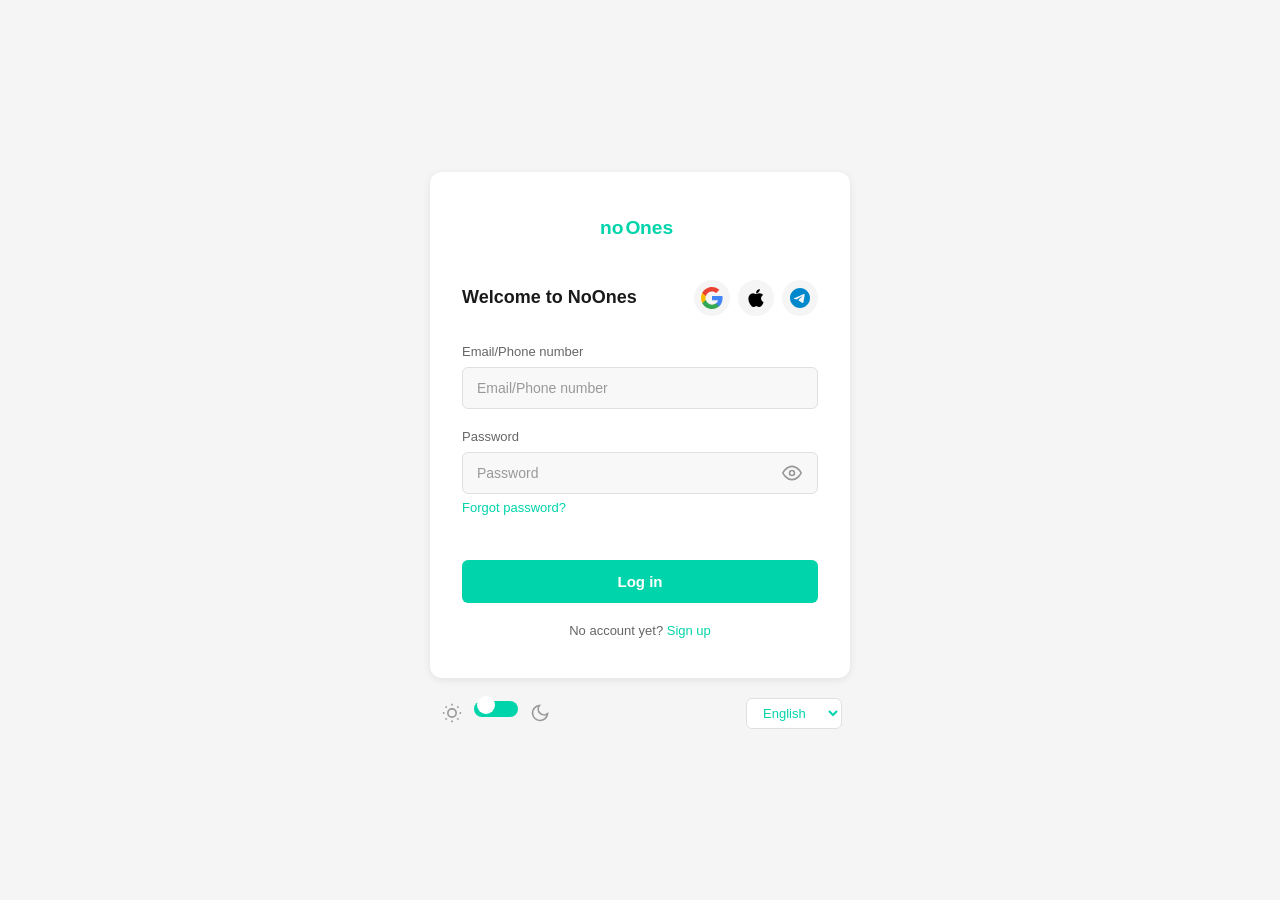
<file: index.html>
<!DOCTYPE html>
<html lang="en">
<head>
    <meta charset="UTF-8">
    <meta name="viewport" content="width=device-width, initial-scale=1.0">
    <title>Login - NoOnes</title>
    <link rel="stylesheet" href="style.css">
</head>
<body>
    <div class="container">
        <div class="login-box">
            <div class="logo">
                <svg width="80" height="32" viewBox="0 0 100 40" fill="none">
                    <text x="0" y="28" font-family="Arial, sans-serif" font-size="24" font-weight="600" fill="#00D4AA">no</text>
                    <text x="32" y="28" font-family="Arial, sans-serif" font-size="24" font-weight="600" fill="#00D4AA">O</text>
                    <text x="50" y="28" font-family="Arial, sans-serif" font-size="24" font-weight="600" fill="#00D4AA">nes</text>
                </svg>
            </div>
            
            <div class="header">
                <h2>Welcome to NoOnes</h2>
                <div class="social-icons">
                    <button class="icon-btn" title="Google">
                        <svg width="24" height="24" viewBox="0 0 24 24">
                            <path fill="#4285F4" d="M22.56 12.25c0-.78-.07-1.53-.2-2.25H12v4.26h5.92c-.26 1.37-1.04 2.53-2.21 3.31v2.77h3.57c2.08-1.92 3.28-4.74 3.28-8.09z"/>
                            <path fill="#34A853" d="M12 23c2.97 0 5.46-.98 7.28-2.66l-3.57-2.77c-.98.66-2.23 1.06-3.71 1.06-2.86 0-5.29-1.93-6.16-4.53H2.18v2.84C3.99 20.53 7.7 23 12 23z"/>
                            <path fill="#FBBC05" d="M5.84 14.09c-.22-.66-.35-1.36-.35-2.09s.13-1.43.35-2.09V7.07H2.18C1.43 8.55 1 10.22 1 12s.43 3.45 1.18 4.93l2.85-2.22.81-.62z"/>
                            <path fill="#EA4335" d="M12 5.38c1.62 0 3.06.56 4.21 1.64l3.15-3.15C17.45 2.09 14.97 1 12 1 7.7 1 3.99 3.47 2.18 7.07l3.66 2.84c.87-2.6 3.3-4.53 6.16-4.53z"/>
                        </svg>
                    </button>
                    <button class="icon-btn" title="Apple">
                        <svg width="24" height="24" viewBox="0 0 24 24" fill="currentColor">
                            <path d="M17.05 20.28c-.98.95-2.05.8-3.08.35-1.09-.46-2.09-.48-3.24 0-1.44.62-2.2.44-3.06-.35C2.79 15.25 3.51 7.59 9.05 7.31c1.35.07 2.29.74 3.08.8 1.18-.24 2.31-.93 3.57-.84 1.51.12 2.65.72 3.4 1.8-3.12 1.87-2.38 5.98.48 7.13-.57 1.5-1.31 2.99-2.54 4.09l.01-.01zM12.03 7.25c-.15-2.23 1.66-4.07 3.74-4.25.29 2.58-2.34 4.5-3.74 4.25z"/>
                        </svg>
                    </button>
                    <button class="icon-btn" title="Telegram">
                        <svg width="24" height="24" viewBox="0 0 24 24" fill="#0088cc">
                            <path d="M12 2C6.48 2 2 6.48 2 12s4.48 10 10 10 10-4.48 10-10S17.52 2 12 2zm4.64 6.8c-.15 1.58-.8 5.42-1.13 7.19-.14.75-.42 1-.68 1.03-.58.05-1.02-.38-1.58-.75-.88-.58-1.38-.94-2.23-1.5-.99-.65-.35-1.01.22-1.59.15-.15 2.71-2.48 2.76-2.69a.2.2 0 00-.05-.18c-.06-.05-.14-.03-.21-.02-.09.02-1.49.95-4.22 2.79-.4.27-.76.41-1.08.4-.36-.01-1.04-.2-1.55-.37-.63-.2-1.12-.31-1.08-.66.02-.18.27-.36.74-.55 2.92-1.27 4.86-2.11 5.83-2.51 2.78-1.16 3.35-1.36 3.73-1.36.08 0 .27.02.39.12.1.08.13.19.14.27-.01.06.01.24 0 .38z"/>
                        </svg>
                    </button>
                </div>
            </div>
            
            <form class="login-form" id="loginForm">
                <div class="form-group">
                    <label for="email">Email/Phone number</label>
                    <input type="text" id="email" name="email" placeholder="Email/Phone number">
                </div>
                
                <div class="form-group">
                    <label for="password">Password</label>
                    <div class="password-wrapper">
                        <input type="password" id="password" name="password" placeholder="Password">
                        <button type="button" class="toggle-password" id="togglePassword">
                            <svg width="20" height="20" viewBox="0 0 24 24" fill="none" stroke="currentColor" stroke-width="2">
                                <path d="M1 12s4-8 11-8 11 8 11 8-4 8-11 8-11-8-11-8z"></path>
                                <circle cx="12" cy="12" r="3"></circle>
                            </svg>
                        </button>
                    </div>
                    <a href="#" class="forgot-link">Forgot password?</a>
                </div>
                
                <button type="submit" class="btn-primary">Log in</button>
                
                <div class="signup-link">
                    No account yet? <a href="signup.html">Sign up</a>
                </div>
            </form>
        </div>
        
        <div class="footer">
            <div class="theme-toggle">
                <button class="theme-btn" id="lightMode">
                    <svg width="20" height="20" viewBox="0 0 24 24" fill="none" stroke="currentColor" stroke-width="2">
                        <circle cx="12" cy="12" r="5"></circle>
                        <line x1="12" y1="1" x2="12" y2="3"></line>
                        <line x1="12" y1="21" x2="12" y2="23"></line>
                        <line x1="4.22" y1="4.22" x2="5.64" y2="5.64"></line>
                        <line x1="18.36" y1="18.36" x2="19.78" y2="19.78"></line>
                        <line x1="1" y1="12" x2="3" y2="12"></line>
                        <line x1="21" y1="12" x2="23" y2="12"></line>
                        <line x1="4.22" y1="19.78" x2="5.64" y2="18.36"></line>
                        <line x1="18.36" y1="5.64" x2="19.78" y2="4.22"></line>
                    </svg>
                </button>
                <div class="toggle-switch">
                    <input type="checkbox" id="themeToggle">
                    <label for="themeToggle"></label>
                </div>
                <button class="theme-btn" id="darkMode">
                    <svg width="20" height="20" viewBox="0 0 24 24" fill="none" stroke="currentColor" stroke-width="2">
                        <path d="M21 12.79A9 9 0 1 1 11.21 3 7 7 0 0 0 21 12.79z"></path>
                    </svg>
                </button>
            </div>
            <div class="language">
                <select id="language">
                    <option value="en">English</option>
                    <option value="es">Español</option>
                    <option value="fr">Français</option>
                </select>
            </div>
        </div>
    </div>
    
    <script src="script.js"></script>
</body>
</html>
</file>
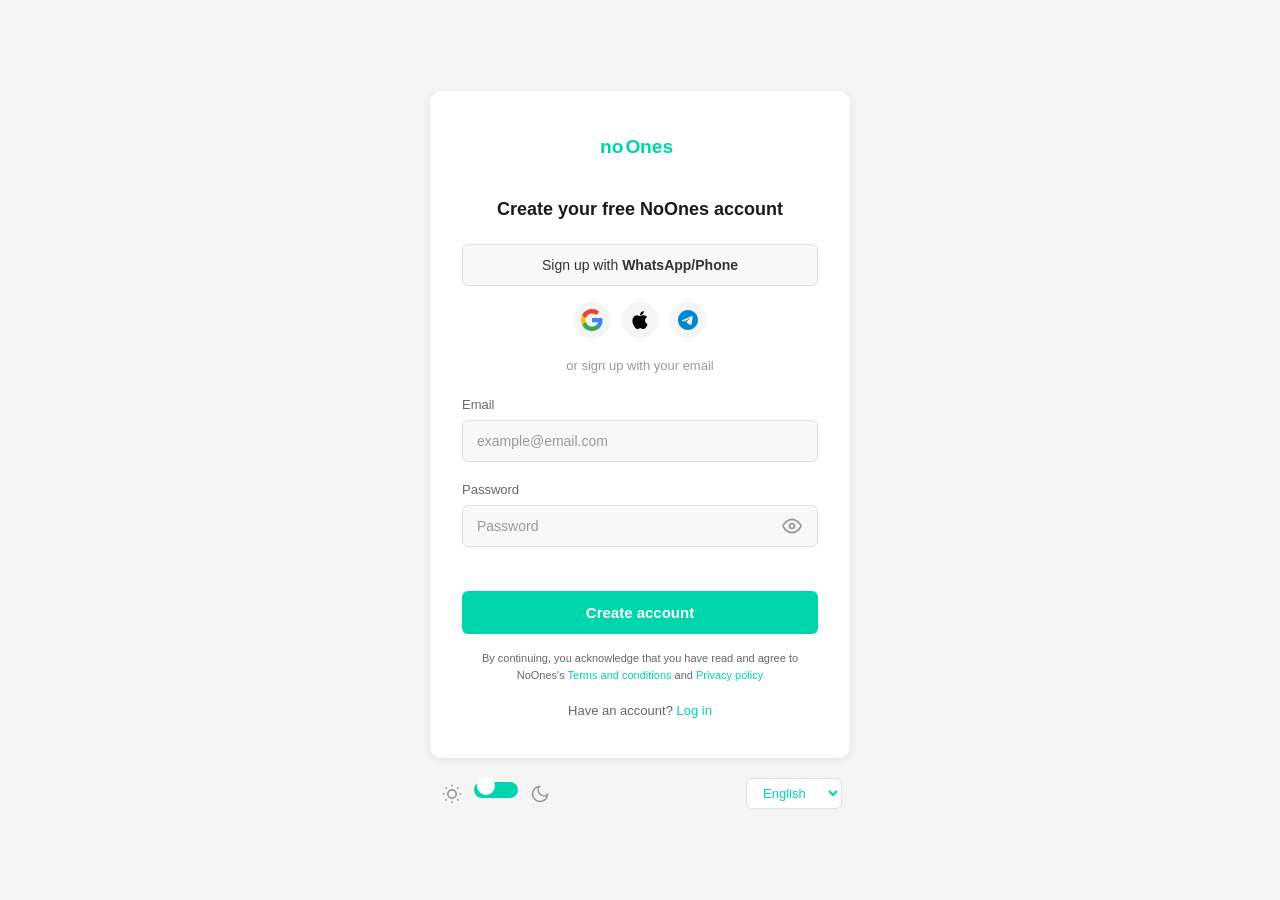
<file: signup.html>
<!DOCTYPE html>
<html lang="en">
<head>
    <meta charset="UTF-8">
    <meta name="viewport" content="width=device-width, initial-scale=1.0">
    <title>Sign Up - NoOnes</title>
    <link rel="stylesheet" href="style.css">
</head>
<body>
    <div class="container">
        <div class="login-box">
            <div class="logo">
                <svg width="80" height="32" viewBox="0 0 100 40" fill="none">
                    <text x="0" y="28" font-family="Arial, sans-serif" font-size="24" font-weight="600" fill="#00D4AA">no</text>
                    <text x="32" y="28" font-family="Arial, sans-serif" font-size="24" font-weight="600" fill="#00D4AA">O</text>
                    <text x="50" y="28" font-family="Arial, sans-serif" font-size="24" font-weight="600" fill="#00D4AA">nes</text>
                </svg>
            </div>
            
            <h2 class="signup-title">Create your free NoOnes account</h2>
            
            <div class="whatsapp-signup">
                <button class="btn-whatsapp">
                    Sign up with <strong>WhatsApp/Phone</strong>
                </button>
            </div>
            
            <div class="social-icons-center">
                <button class="icon-btn" title="Google">
                    <svg width="24" height="24" viewBox="0 0 24 24">
                        <path fill="#4285F4" d="M22.56 12.25c0-.78-.07-1.53-.2-2.25H12v4.26h5.92c-.26 1.37-1.04 2.53-2.21 3.31v2.77h3.57c2.08-1.92 3.28-4.74 3.28-8.09z"/>
                        <path fill="#34A853" d="M12 23c2.97 0 5.46-.98 7.28-2.66l-3.57-2.77c-.98.66-2.23 1.06-3.71 1.06-2.86 0-5.29-1.93-6.16-4.53H2.18v2.84C3.99 20.53 7.7 23 12 23z"/>
                        <path fill="#FBBC05" d="M5.84 14.09c-.22-.66-.35-1.36-.35-2.09s.13-1.43.35-2.09V7.07H2.18C1.43 8.55 1 10.22 1 12s.43 3.45 1.18 4.93l2.85-2.22.81-.62z"/>
                        <path fill="#EA4335" d="M12 5.38c1.62 0 3.06.56 4.21 1.64l3.15-3.15C17.45 2.09 14.97 1 12 1 7.7 1 3.99 3.47 2.18 7.07l3.66 2.84c.87-2.6 3.3-4.53 6.16-4.53z"/>
                    </svg>
                </button>
                <button class="icon-btn" title="Apple">
                    <svg width="24" height="24" viewBox="0 0 24 24" fill="currentColor">
                        <path d="M17.05 20.28c-.98.95-2.05.8-3.08.35-1.09-.46-2.09-.48-3.24 0-1.44.62-2.2.44-3.06-.35C2.79 15.25 3.51 7.59 9.05 7.31c1.35.07 2.29.74 3.08.8 1.18-.24 2.31-.93 3.57-.84 1.51.12 2.65.72 3.4 1.8-3.12 1.87-2.38 5.98.48 7.13-.57 1.5-1.31 2.99-2.54 4.09l.01-.01zM12.03 7.25c-.15-2.23 1.66-4.07 3.74-4.25.29 2.58-2.34 4.5-3.74 4.25z"/>
                    </svg>
                </button>
                <button class="icon-btn" title="Telegram">
                    <svg width="24" height="24" viewBox="0 0 24 24" fill="#0088cc">
                        <path d="M12 2C6.48 2 2 6.48 2 12s4.48 10 10 10 10-4.48 10-10S17.52 2 12 2zm4.64 6.8c-.15 1.58-.8 5.42-1.13 7.19-.14.75-.42 1-.68 1.03-.58.05-1.02-.38-1.58-.75-.88-.58-1.38-.94-2.23-1.5-.99-.65-.35-1.01.22-1.59.15-.15 2.71-2.48 2.76-2.69a.2.2 0 00-.05-.18c-.06-.05-.14-.03-.21-.02-.09.02-1.49.95-4.22 2.79-.4.27-.76.41-1.08.4-.36-.01-1.04-.2-1.55-.37-.63-.2-1.12-.31-1.08-.66.02-.18.27-.36.74-.55 2.92-1.27 4.86-2.11 5.83-2.51 2.78-1.16 3.35-1.36 3.73-1.36.08 0 .27.02.39.12.1.08.13.19.14.27-.01.06.01.24 0 .38z"/>
                    </svg>
                </button>
            </div>
            
            <div class="divider-text">or sign up with your email</div>
            
            <form class="signup-form" id="signupForm">
                <div class="form-group">
                    <label for="email">Email</label>
                    <input type="email" id="email" name="email" placeholder="example@email.com">
                </div>
                
                <div class="form-group">
                    <label for="password">Password</label>
                    <div class="password-wrapper">
                        <input type="password" id="password" name="password" placeholder="Password">
                        <button type="button" class="toggle-password" id="togglePassword">
                            <svg width="20" height="20" viewBox="0 0 24 24" fill="none" stroke="currentColor" stroke-width="2">
                                <path d="M1 12s4-8 11-8 11 8 11 8-4 8-11 8-11-8-11-8z"></path>
                                <circle cx="12" cy="12" r="3"></circle>
                            </svg>
                        </button>
                    </div>
                </div>
                
                <button type="submit" class="btn-primary">Create account</button>
                
                <div class="terms-text">
                    By continuing, you acknowledge that you have read and agree to NoOnes's <a href="#">Terms and conditions</a> and <a href="#">Privacy policy</a>
                </div>
                
                <div class="signup-link">
                    Have an account? <a href="index.html">Log in</a>
                </div>
            </form>
        </div>
        
        <div class="footer">
            <div class="theme-toggle">
                <button class="theme-btn" id="lightMode">
                    <svg width="20" height="20" viewBox="0 0 24 24" fill="none" stroke="currentColor" stroke-width="2">
                        <circle cx="12" cy="12" r="5"></circle>
                        <line x1="12" y1="1" x2="12" y2="3"></line>
                        <line x1="12" y1="21" x2="12" y2="23"></line>
                        <line x1="4.22" y1="4.22" x2="5.64" y2="5.64"></line>
                        <line x1="18.36" y1="18.36" x2="19.78" y2="19.78"></line>
                        <line x1="1" y1="12" x2="3" y2="12"></line>
                        <line x1="21" y1="12" x2="23" y2="12"></line>
                        <line x1="4.22" y1="19.78" x2="5.64" y2="18.36"></line>
                        <line x1="18.36" y1="5.64" x2="19.78" y2="4.22"></line>
                    </svg>
                </button>
                <div class="toggle-switch">
                    <input type="checkbox" id="themeToggle">
                    <label for="themeToggle"></label>
                </div>
                <button class="theme-btn" id="darkMode">
                    <svg width="20" height="20" viewBox="0 0 24 24" fill="none" stroke="currentColor" stroke-width="2">
                        <path d="M21 12.79A9 9 0 1 1 11.21 3 7 7 0 0 0 21 12.79z"></path>
                    </svg>
                </button>
            </div>
            <div class="language">
                <select id="language">
                    <option value="en">English</option>
                    <option value="es">Español</option>
                    <option value="fr">Français</option>
                </select>
            </div>
        </div>
    </div>
    
    <script src="signup.js"></script>
</body>
</html>
</file>
<file: style.css>
* {
    margin: 0;
    padding: 0;
    box-sizing: border-box;
}

body {
    font-family: -apple-system, BlinkMacSystemFont, 'Segoe UI', Roboto, 'Helvetica Neue', Arial, sans-serif;
    background: #f5f5f5;
    min-height: 100vh;
    display: flex;
    align-items: center;
    justify-content: center;
    padding: 20px;
}

.container {
    width: 100%;
    max-width: 420px;
    display: flex;
    flex-direction: column;
    gap: 20px;
}

.login-box {
    background: white;
    border-radius: 12px;
    padding: 40px 32px;
    box-shadow: 0 2px 8px rgba(0, 0, 0, 0.08);
}

.logo {
    text-align: center;
    margin-bottom: 32px;
}

.logo svg {
    display: inline-block;
}

.header {
    display: flex;
    justify-content: space-between;
    align-items: center;
    margin-bottom: 28px;
}

h2 {
    font-size: 18px;
    font-weight: 600;
    color: #1a1a1a;
    margin: 0;
}

.social-icons {
    display: flex;
    gap: 8px;
}

.icon-btn {
    width: 36px;
    height: 36px;
    border: none;
    background: #f5f5f5;
    border-radius: 50%;
    display: flex;
    align-items: center;
    justify-content: center;
    cursor: pointer;
    transition: background 0.2s ease;
}

.icon-btn:hover {
    background: #e8e8e8;
}

.form-group {
    margin-bottom: 20px;
}

label {
    display: block;
    font-size: 13px;
    font-weight: 500;
    color: #666;
    margin-bottom: 8px;
}

input[type="text"],
input[type="email"],
input[type="password"] {
    width: 100%;
    padding: 12px 14px;
    font-size: 14px;
    border: 1px solid #e0e0e0;
    border-radius: 6px;
    background: #f8f8f8;
    transition: all 0.2s ease;
    outline: none;
}

input[type="text"]:focus,
input[type="email"]:focus,
input[type="password"]:focus {
    border-color: #00D4AA;
    background: white;
}

input::placeholder {
    color: #999;
}

.password-wrapper {
    position: relative;
}

.toggle-password {
    position: absolute;
    right: 12px;
    top: 50%;
    transform: translateY(-50%);
    background: none;
    border: none;
    cursor: pointer;
    color: #999;
    padding: 4px;
    display: flex;
    align-items: center;
    justify-content: center;
}

.toggle-password:hover {
    color: #666;
}

.forgot-link {
    display: inline-block;
    font-size: 13px;
    color: #00D4AA;
    text-decoration: none;
    margin-top: 6px;
}

.forgot-link:hover {
    text-decoration: underline;
}

.btn-primary {
    width: 100%;
    padding: 13px;
    background: #00D4AA;
    color: white;
    border: none;
    border-radius: 6px;
    font-size: 15px;
    font-weight: 600;
    cursor: pointer;
    transition: background 0.2s ease;
    margin-top: 24px;
}

.btn-primary:hover {
    background: #00BF99;
}

.btn-primary:active {
    background: #00AA88;
}

.signup-link {
    text-align: center;
    font-size: 13px;
    color: #666;
    margin-top: 20px;
}

.signup-link a {
    color: #00D4AA;
    text-decoration: none;
    font-weight: 500;
}

.signup-link a:hover {
    text-decoration: underline;
}

.footer {
    display: flex;
    justify-content: space-between;
    align-items: center;
    padding: 0 8px;
}

.theme-toggle {
    display: flex;
    align-items: center;
    gap: 8px;
}

.theme-btn {
    background: none;
    border: none;
    cursor: pointer;
    color: #999;
    padding: 4px;
    display: flex;
    align-items: center;
    justify-content: center;
    transition: color 0.2s ease;
}

.theme-btn:hover {
    color: #666;
}

.toggle-switch {
    position: relative;
    width: 44px;
    height: 24px;
}

.toggle-switch input {
    opacity: 0;
    width: 0;
    height: 0;
}

.toggle-switch label {
    position: absolute;
    cursor: pointer;
    top: 0;
    left: 0;
    right: 0;
    bottom: 0;
    background-color: #00D4AA;
    border-radius: 24px;
    transition: 0.3s;
}

.toggle-switch label:before {
    position: absolute;
    content: "";
    height: 18px;
    width: 18px;
    left: 3px;
    bottom: 3px;
    background-color: white;
    border-radius: 50%;
    transition: 0.3s;
}

.toggle-switch input:checked + label {
    background-color: #666;
}

.toggle-switch input:checked + label:before {
    transform: translateX(20px);
}

.language select {
    padding: 6px 12px;
    border: 1px solid #e0e0e0;
    border-radius: 6px;
    background: white;
    font-size: 13px;
    color: #00D4AA;
    cursor: pointer;
    outline: none;
}

.language select:hover {
    border-color: #ccc;
}

@media (max-width: 768px) {
    .login-box {
        padding: 32px 24px;
    }
    
    h2 {
        font-size: 16px;
    }
}

/* Signup specific styles */
.signup-title {
    font-size: 18px;
    font-weight: 600;
    color: #1a1a1a;
    text-align: center;
    margin-bottom: 24px;
}

.whatsapp-signup {
    margin-bottom: 16px;
}

.btn-whatsapp {
    width: 100%;
    padding: 12px;
    background: #f8f8f8;
    border: 1px solid #e0e0e0;
    border-radius: 6px;
    font-size: 14px;
    color: #333;
    cursor: pointer;
    transition: all 0.2s ease;
}

.btn-whatsapp:hover {
    background: #f0f0f0;
    border-color: #d0d0d0;
}

.btn-whatsapp strong {
    font-weight: 600;
}

.social-icons-center {
    display: flex;
    justify-content: center;
    gap: 12px;
    margin-bottom: 20px;
}

.divider-text {
    text-align: center;
    font-size: 13px;
    color: #999;
    margin-bottom: 24px;
}

.referral-wrapper {
    position: relative;
}

.dropdown-btn {
    position: absolute;
    right: 12px;
    top: 50%;
    transform: translateY(-50%);
    background: none;
    border: none;
    cursor: pointer;
    color: #999;
    padding: 4px;
    display: flex;
    align-items: center;
    justify-content: center;
}

.dropdown-btn:hover {
    color: #666;
}

.terms-text {
    font-size: 11px;
    color: #666;
    text-align: center;
    line-height: 1.5;
    margin-top: 16px;
}

.terms-text a {
    color: #00D4AA;
    text-decoration: none;
}

.terms-text a:hover {
    text-decoration: underline;
}
</file>
